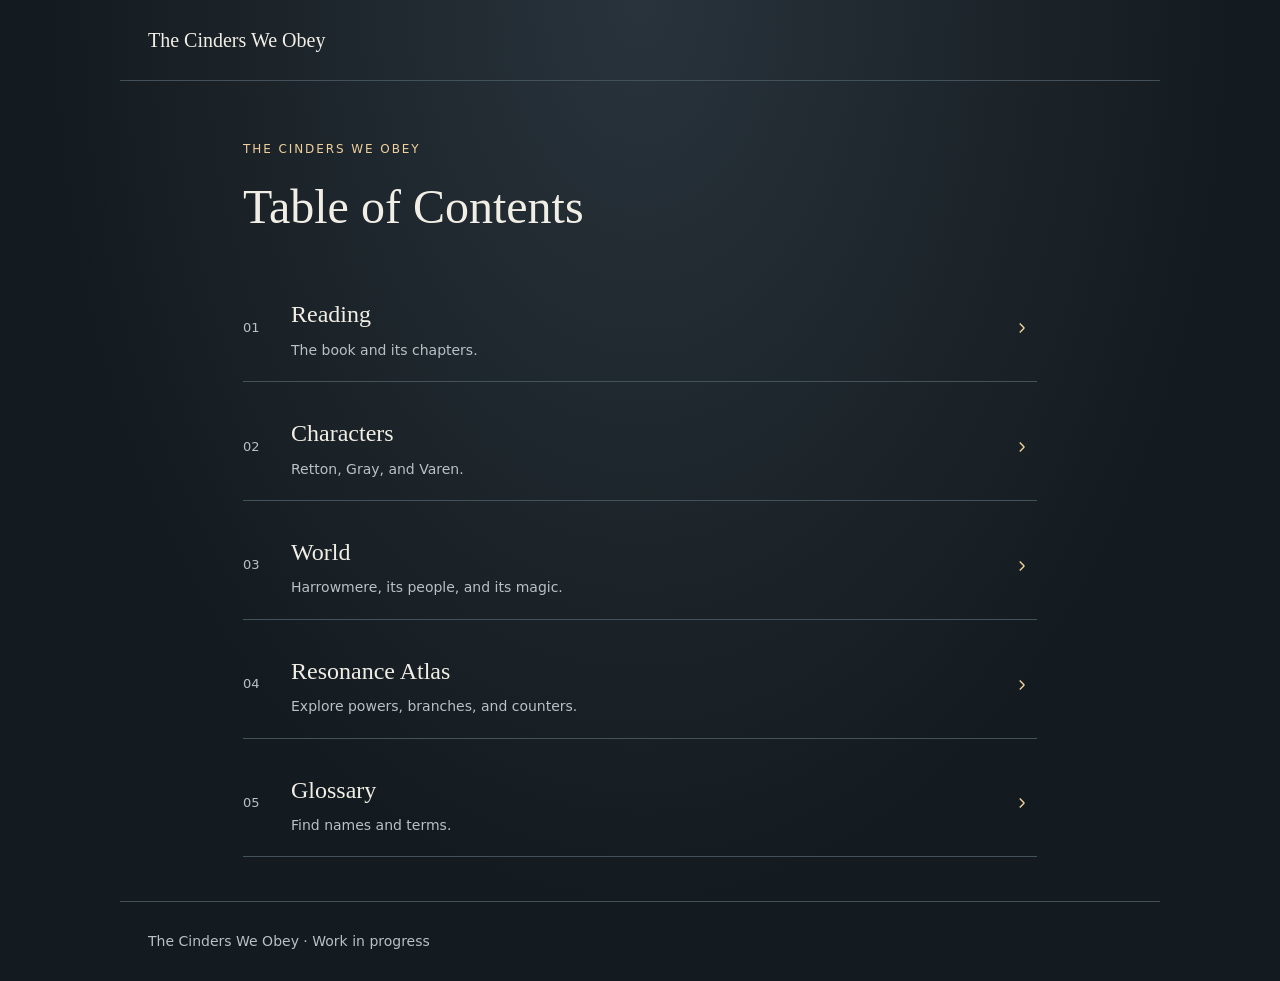
<file: index.html>
<!doctype html>
<html lang="en">
  <head>
    <meta charset="utf-8" />
    <meta name="viewport" content="width=device-width, initial-scale=1" />
    <title>Home | The Cinders We Obey</title>
    <link rel="stylesheet" href="./style.css?v=4" />
    <link rel="stylesheet" href="./motion.css" />
    <script src="site.js?v=4" defer></script>
  </head>
  <body>
    <a class="skip-link" href="#main-content">Skip to content</a>
    <header class="home-masthead">
      <a class="brand" href="./">The Cinders We Obey</a>
    </header>
    <main id="main-content" class="contents-page">
      <span class="eyebrow">The Cinders We Obey</span>
      <h1>Table of Contents</h1>
      <ol class="contents-list">
        <li>
          <a class="t-learn" href="reading/"
            ><span class="contents-name">Reading</span
            ><span class="contents-description">The book and its chapters.</span
            ><span class="contents-arrow t-learn-chevron" aria-hidden="true"
              ><svg viewBox="0 0 16 16">
                <path class="t-learn-arm t-learn-arm-top" d="M6 4L10 8" />
                <path
                  class="t-learn-arm t-learn-arm-bot"
                  d="M10 8L6 12"
                /></svg></span
          ></a>
        </li>
        <li>
          <a class="t-learn" href="characters/"
            ><span class="contents-name">Characters</span
            ><span class="contents-description">Retton, Gray, and Varen.</span
            ><span class="contents-arrow t-learn-chevron" aria-hidden="true"
              ><svg viewBox="0 0 16 16">
                <path class="t-learn-arm t-learn-arm-top" d="M6 4L10 8" />
                <path
                  class="t-learn-arm t-learn-arm-bot"
                  d="M10 8L6 12"
                /></svg></span
          ></a>
        </li>
        <li>
          <a class="t-learn" href="world/"
            ><span class="contents-name">World</span
            ><span class="contents-description"
              >Harrowmere, its people, and its magic.</span
            ><span class="contents-arrow t-learn-chevron" aria-hidden="true"
              ><svg viewBox="0 0 16 16">
                <path class="t-learn-arm t-learn-arm-top" d="M6 4L10 8" />
                <path
                  class="t-learn-arm t-learn-arm-bot"
                  d="M10 8L6 12"
                /></svg></span
          ></a>
        </li>
        <li>
          <a class="t-learn" href="powers/"
            ><span class="contents-name">Resonance Atlas</span
            ><span class="contents-description"
              >Explore powers, branches, and counters.</span
            ><span class="contents-arrow t-learn-chevron" aria-hidden="true"
              ><svg viewBox="0 0 16 16">
                <path class="t-learn-arm t-learn-arm-top" d="M6 4L10 8" />
                <path
                  class="t-learn-arm t-learn-arm-bot"
                  d="M10 8L6 12"
                /></svg></span
          ></a>
        </li>
        <li>
          <a class="t-learn" href="glossary/"
            ><span class="contents-name">Glossary</span
            ><span class="contents-description">Find names and terms.</span
            ><span class="contents-arrow t-learn-chevron" aria-hidden="true"
              ><svg viewBox="0 0 16 16">
                <path class="t-learn-arm t-learn-arm-top" d="M6 4L10 8" />
                <path
                  class="t-learn-arm t-learn-arm-bot"
                  d="M10 8L6 12"
                /></svg></span
          ></a>
        </li>
      </ol>
    </main>
    <footer class="site-footer">The Cinders We Obey · Work in progress</footer>
  </body>
</html>
</file>
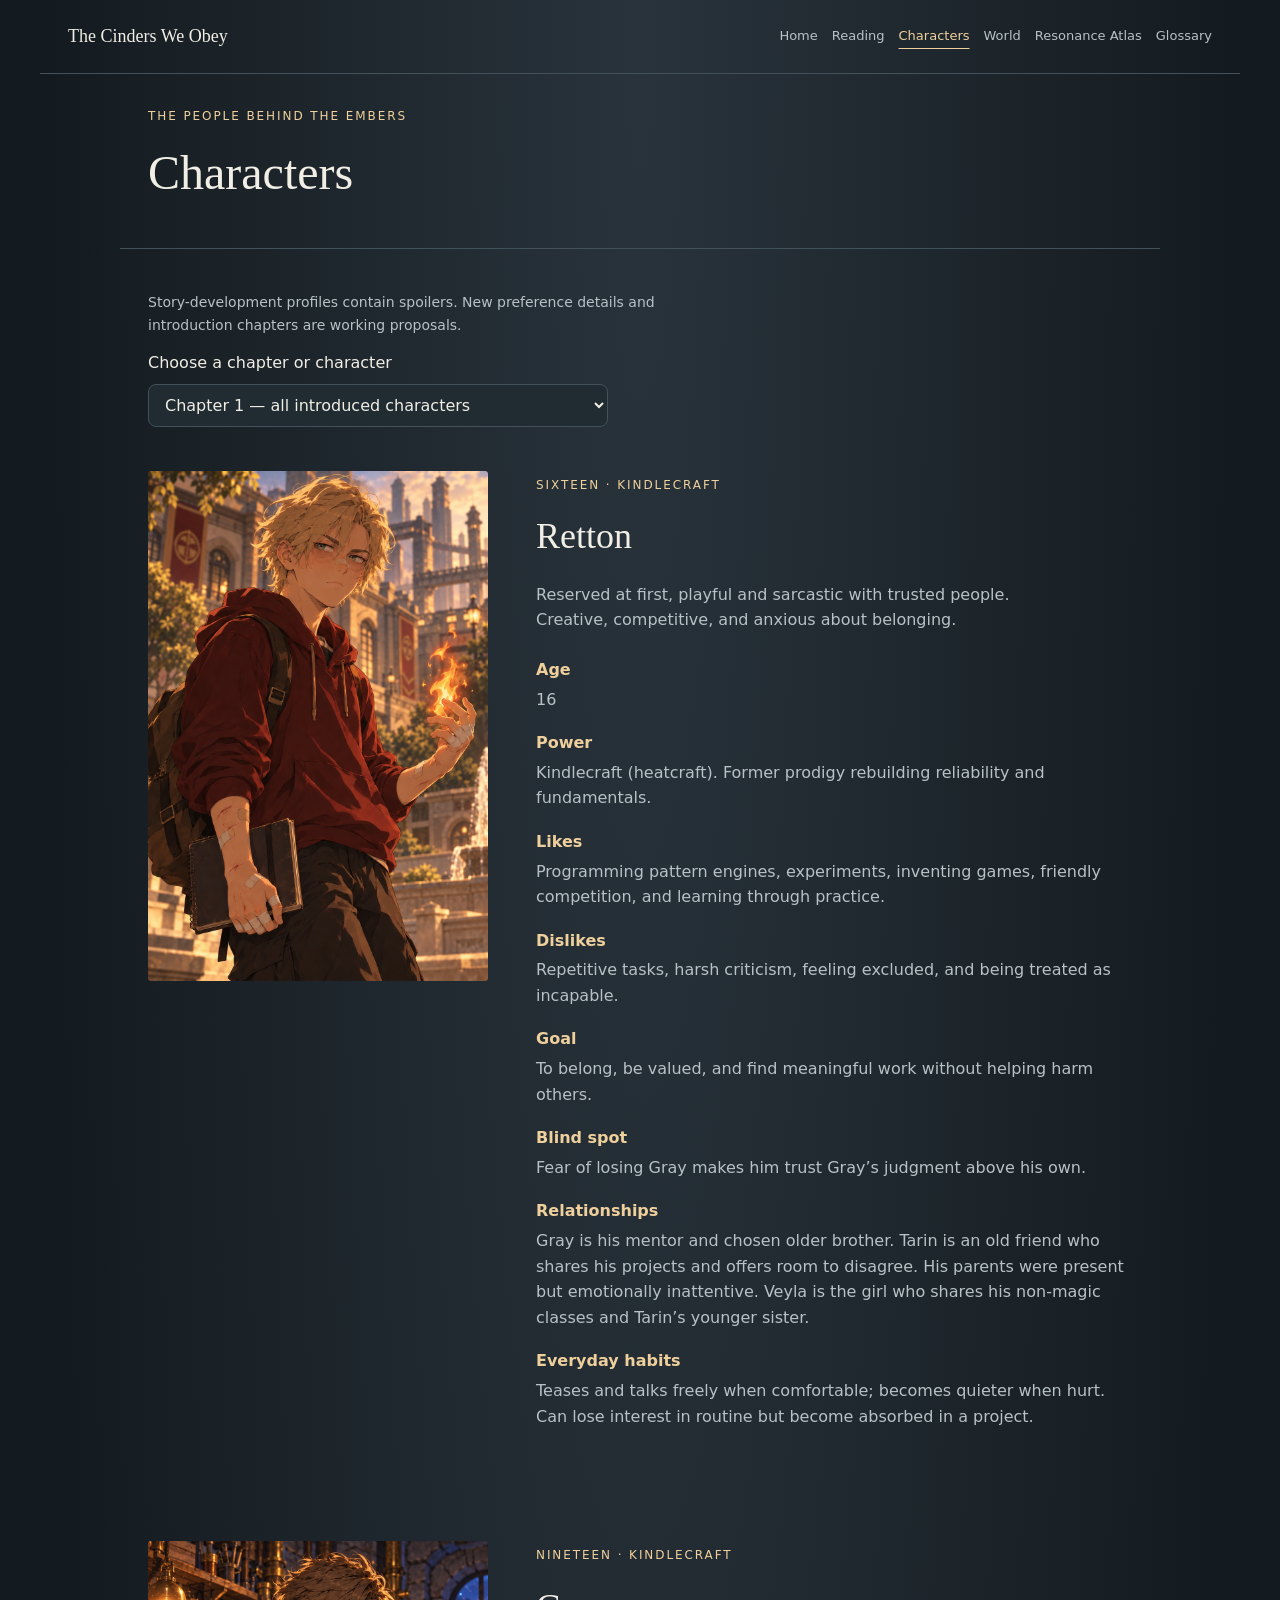
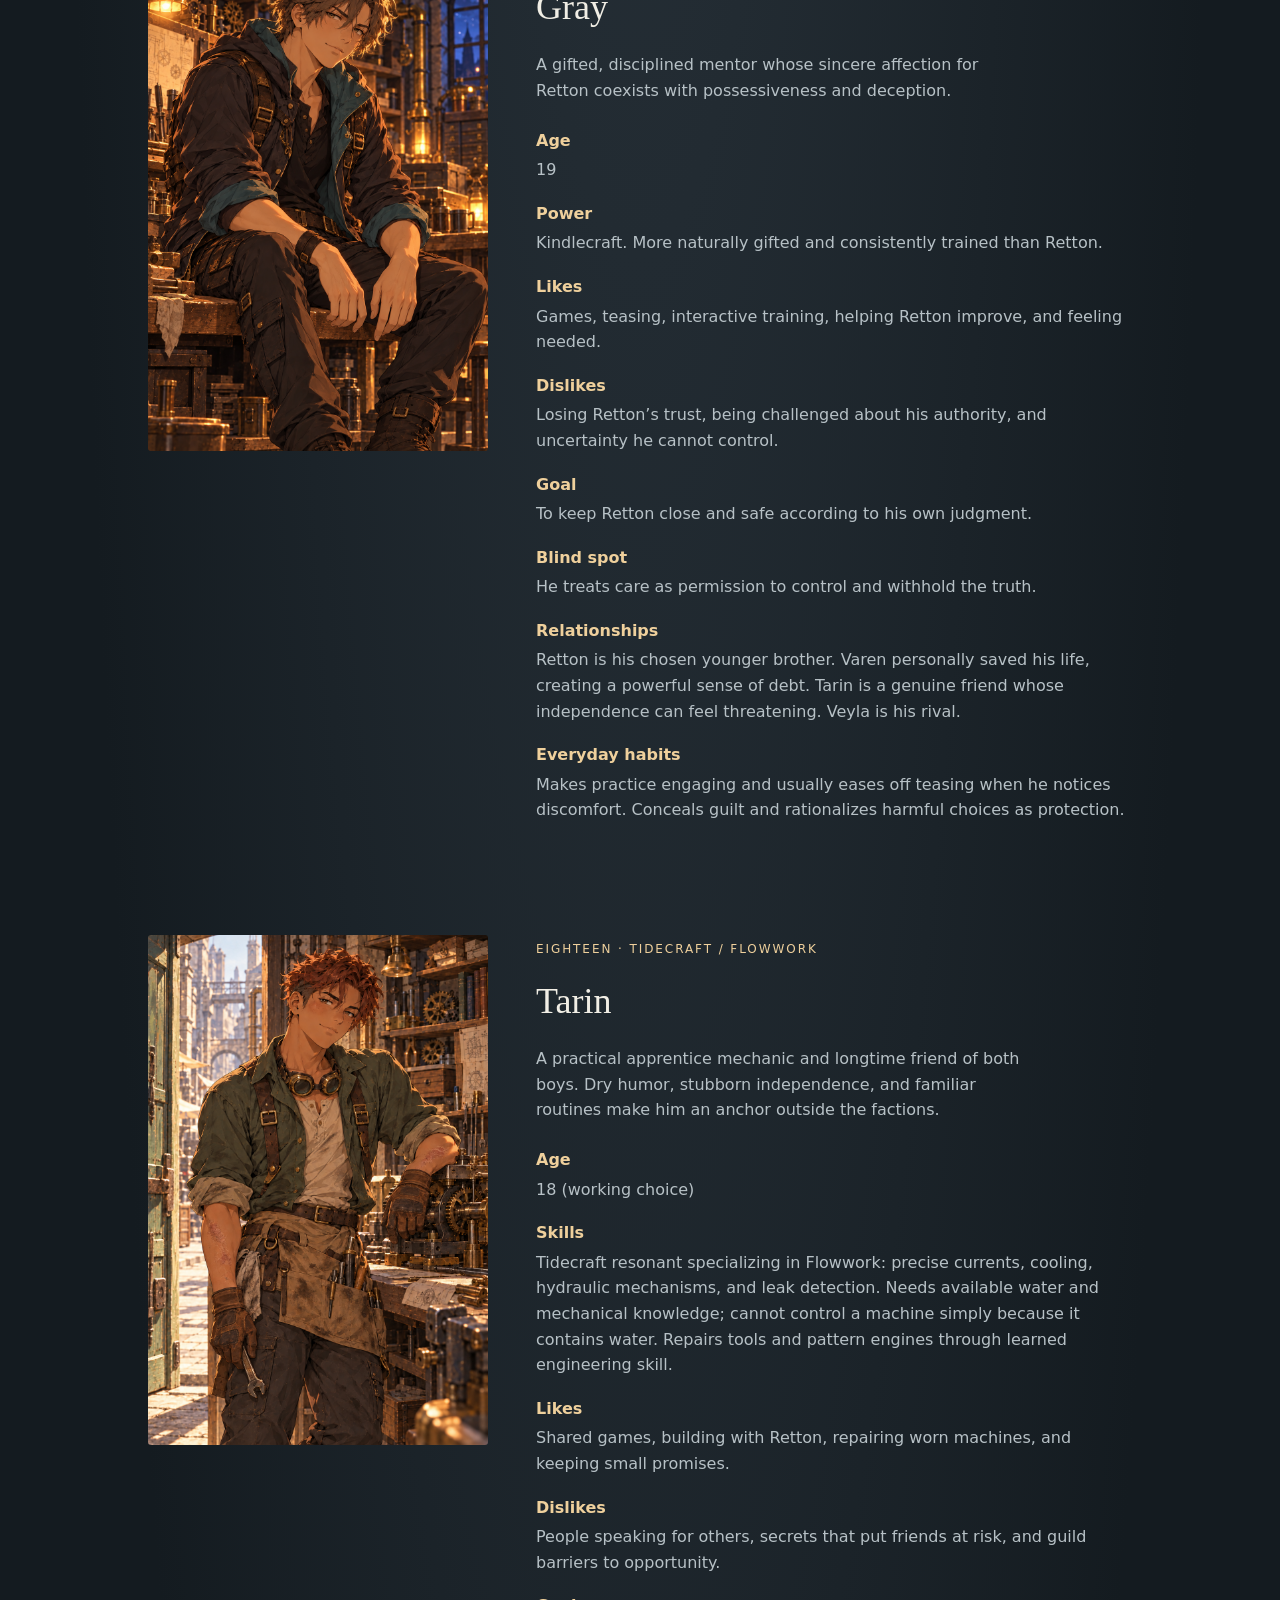
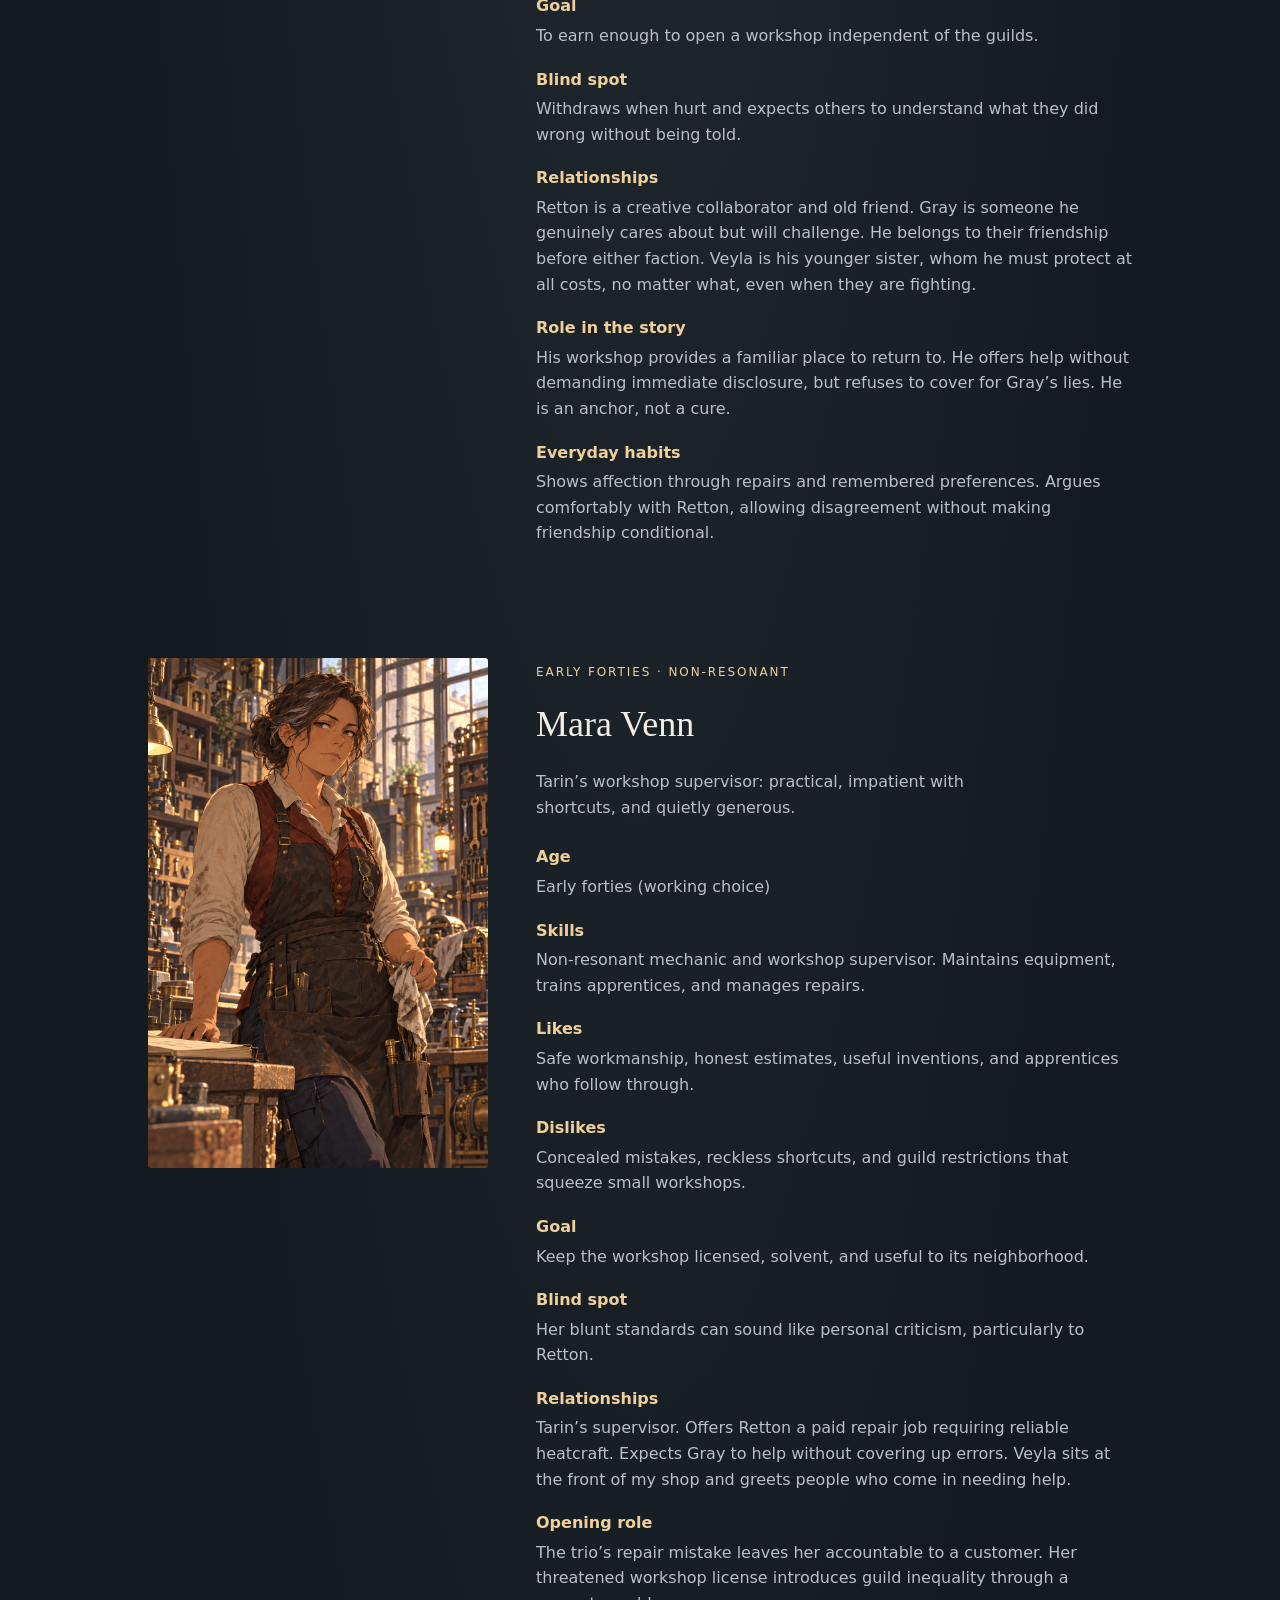
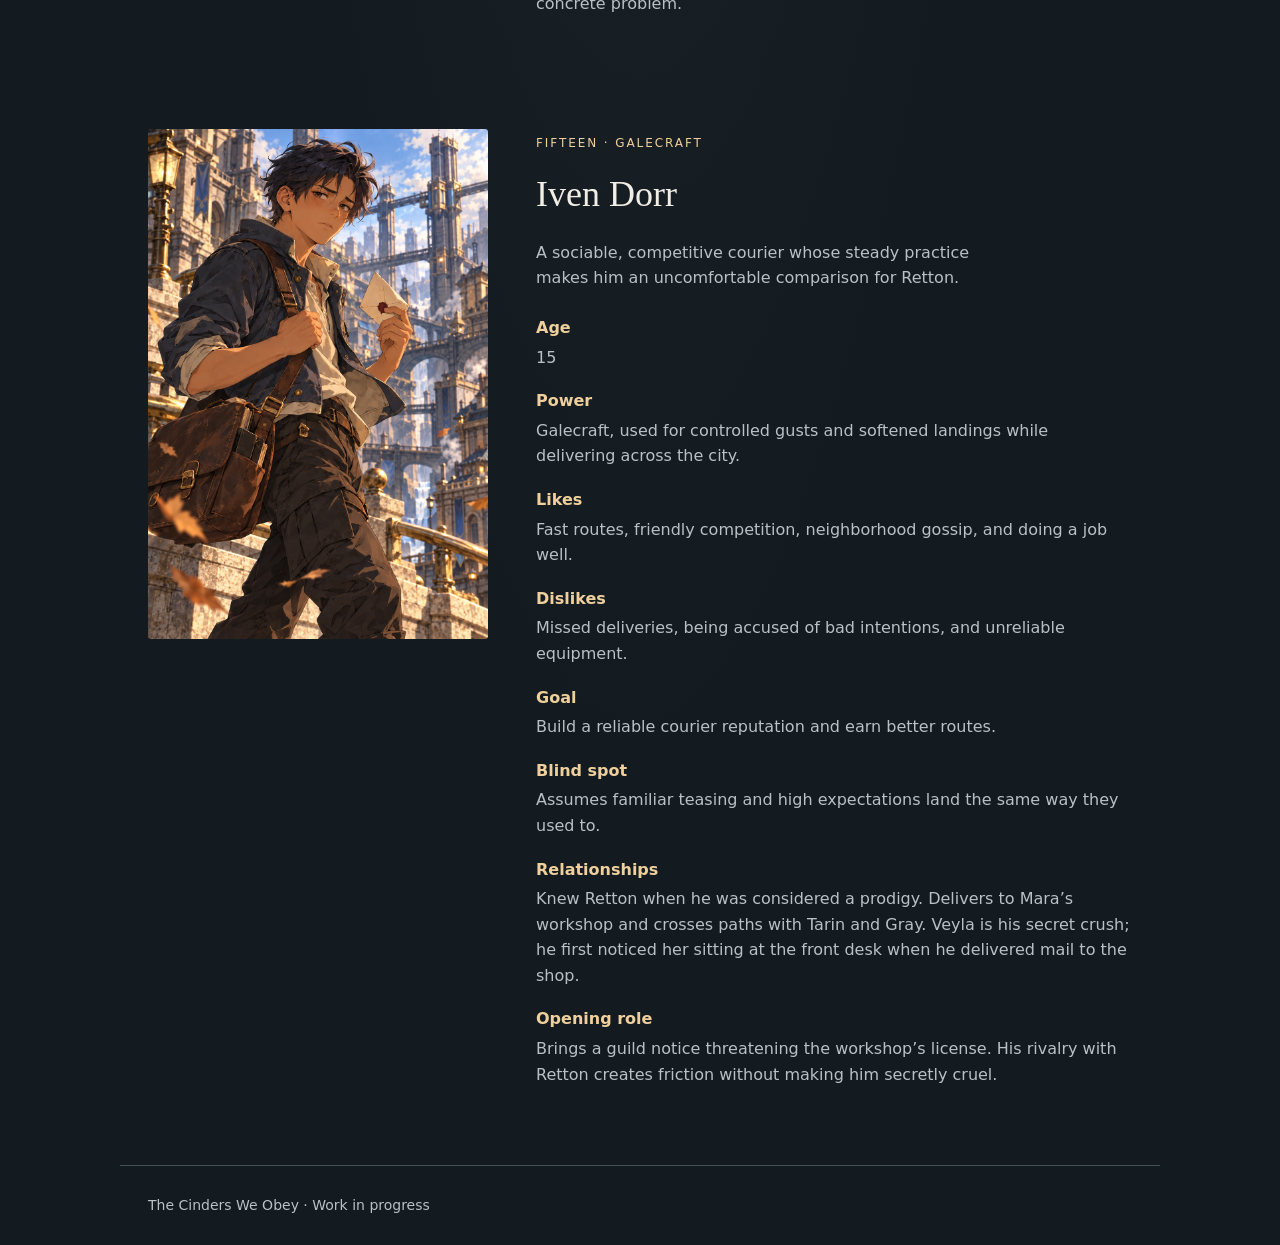
<file: characters/index.html>
<!doctype html>
<html lang="en">
  <head>
    <meta charset="utf-8" />
    <meta name="viewport" content="width=device-width, initial-scale=1" />
    <title>Characters | The Cinders We Obey</title>
    <link rel="stylesheet" href="../style.css?v=6" />
    <link rel="stylesheet" href="../motion.css" />
    <script src="../site.js?v=6" defer></script>
  </head>
  <body>
    <a class="skip-link" href="#main-content">Skip to content</a>
    <nav aria-label="Main navigation">
      <a class="brand" href="../">The Cinders We Obey</a
      ><button
        class="menu-toggle"
        type="button"
        aria-expanded="false"
        aria-controls="site-links"
      >
        Menu
      </button>
      <div id="site-links">
        <a href="../">Home</a><a href="../reading/">Reading</a
        ><a aria-current="page" href="../characters/">Characters</a
        ><a href="../world/">World</a><a href="../powers/">Resonance Atlas</a
        ><a href="../glossary/">Glossary</a>
      </div>
    </nav>
    <header>
      <span class="eyebrow">The people behind the embers</span>
      <h1>Characters</h1>
    </header>
    <main id="main-content" class="characters">
      <p class="profile-note">
        Story-development profiles contain spoilers. New preference details and
        introduction chapters are working proposals.
      </p>
      <label class="character-picker" for="character-select"
        >Choose a chapter or character<select id="character-select">
          <option value="chapter-1">
            Chapter 1 — all introduced characters
          </option>
          <option value="retton">　↳ Retton</option>
          <option value="gray">　↳ Gray</option>
          <option value="tarin">　↳ Tarin</option>
          <option value="mara">　↳ Mara Venn</option>
          <option value="iven">　↳ Iven Dorr</option>
          <option value="chapter-3">
            Chapter 3 — all introduced characters
          </option>
          <option value="veyla">　↳ Veyla</option>
          <option value="unassigned">Introduction chapter undecided</option>
          <option value="varen">　↳ Varen</option>
        </select></label
      >
      <article
        class="character expanded-profile"
        data-character="retton"
        data-chapter="chapter-1"
      >
        <img
          src="../assets/retton.png"
          alt="Retton character portrait"
          loading="lazy"
        />
        <div>
          <span class="eyebrow">Sixteen · Kindlecraft</span>
          <h2>Retton</h2>
          <p>
            Reserved at first, playful and sarcastic with trusted people.
            Creative, competitive, and anxious about belonging.
          </p>
          <dl class="profile-facts">
            <div>
              <dt>Age</dt>
              <dd>16</dd>
            </div>
            <div>
              <dt>Power</dt>
              <dd>
                Kindlecraft (heatcraft). Former prodigy rebuilding reliability
                and fundamentals.
              </dd>
            </div>
            <div>
              <dt>Likes</dt>
              <dd>
                Programming pattern engines, experiments, inventing games,
                friendly competition, and learning through practice.
              </dd>
            </div>
            <div>
              <dt>Dislikes</dt>
              <dd>
                Repetitive tasks, harsh criticism, feeling excluded, and being
                treated as incapable.
              </dd>
            </div>
            <div>
              <dt>Goal</dt>
              <dd>
                To belong, be valued, and find meaningful work without helping
                harm others.
              </dd>
            </div>
            <div>
              <dt>Blind spot</dt>
              <dd>
                Fear of losing Gray makes him trust Gray’s judgment above his
                own.
              </dd>
            </div>
            <div>
              <dt>Relationships</dt>
              <dd>
                Gray is his mentor and chosen older brother. Tarin is an old
                friend who shares his projects and offers room to disagree. His
                parents were present but emotionally inattentive. Veyla is the
                girl who shares his non-magic classes and Tarin’s younger
                sister.
              </dd>
            </div>
            <div>
              <dt>Everyday habits</dt>
              <dd>
                Teases and talks freely when comfortable; becomes quieter when
                hurt. Can lose interest in routine but become absorbed in a
                project.
              </dd>
            </div>
          </dl>
        </div>
      </article>
      <article
        class="character expanded-profile"
        data-character="gray"
        data-chapter="chapter-1"
        hidden
      >
        <img
          src="../assets/gray.png"
          alt="Gray character portrait"
          loading="lazy"
        />
        <div>
          <span class="eyebrow">Nineteen · Kindlecraft</span>
          <h2>Gray</h2>
          <p>
            A gifted, disciplined mentor whose sincere affection for Retton
            coexists with possessiveness and deception.
          </p>
          <dl class="profile-facts">
            <div>
              <dt>Age</dt>
              <dd>19</dd>
            </div>
            <div>
              <dt>Power</dt>
              <dd>
                Kindlecraft. More naturally gifted and consistently trained than
                Retton.
              </dd>
            </div>
            <div>
              <dt>Likes</dt>
              <dd>
                Games, teasing, interactive training, helping Retton improve,
                and feeling needed.
              </dd>
            </div>
            <div>
              <dt>Dislikes</dt>
              <dd>
                Losing Retton’s trust, being challenged about his authority, and
                uncertainty he cannot control.
              </dd>
            </div>
            <div>
              <dt>Goal</dt>
              <dd>
                To keep Retton close and safe according to his own judgment.
              </dd>
            </div>
            <div>
              <dt>Blind spot</dt>
              <dd>
                He treats care as permission to control and withhold the truth.
              </dd>
            </div>
            <div>
              <dt>Relationships</dt>
              <dd>
                Retton is his chosen younger brother. Varen personally saved his
                life, creating a powerful sense of debt. Tarin is a genuine
                friend whose independence can feel threatening. Veyla is his
                rival.
              </dd>
            </div>
            <div>
              <dt>Everyday habits</dt>
              <dd>
                Makes practice engaging and usually eases off teasing when he
                notices discomfort. Conceals guilt and rationalizes harmful
                choices as protection.
              </dd>
            </div>
          </dl>
        </div>
      </article>
      <article
        class="character expanded-profile"
        data-character="tarin"
        data-chapter="chapter-1"
        hidden
      >
        <img
          src="../assets/tarin.png"
          alt="Tarin in his repair shop, wearing leather work gloves and grease-marked clothes, with healed burn scars on his forearms"
          loading="lazy"
        />
        <div>
          <span class="eyebrow">Eighteen · Tidecraft / Flowwork</span>
          <h2>Tarin</h2>
          <p>
            A practical apprentice mechanic and longtime friend of both boys.
            Dry humor, stubborn independence, and familiar routines make him an
            anchor outside the factions.
          </p>
          <dl class="profile-facts">
            <div>
              <dt>Age</dt>
              <dd>18 (working choice)</dd>
            </div>
            <div>
              <dt>Skills</dt>
              <dd>
                Tidecraft resonant specializing in Flowwork: precise currents,
                cooling, hydraulic mechanisms, and leak detection. Needs
                available water and mechanical knowledge; cannot control a
                machine simply because it contains water. Repairs tools and
                pattern engines through learned engineering skill.
              </dd>
            </div>
            <div>
              <dt>Likes</dt>
              <dd>
                Shared games, building with Retton, repairing worn machines, and
                keeping small promises.
              </dd>
            </div>
            <div>
              <dt>Dislikes</dt>
              <dd>
                People speaking for others, secrets that put friends at risk,
                and guild barriers to opportunity.
              </dd>
            </div>
            <div>
              <dt>Goal</dt>
              <dd>
                To earn enough to open a workshop independent of the guilds.
              </dd>
            </div>
            <div>
              <dt>Blind spot</dt>
              <dd>
                Withdraws when hurt and expects others to understand what they
                did wrong without being told.
              </dd>
            </div>
            <div>
              <dt>Relationships</dt>
              <dd>
                Retton is a creative collaborator and old friend. Gray is
                someone he genuinely cares about but will challenge. He belongs
                to their friendship before either faction. Veyla is his younger
                sister, whom he must protect at all costs, no matter what, even
                when they are fighting.
              </dd>
            </div>
            <div>
              <dt>Role in the story</dt>
              <dd>
                His workshop provides a familiar place to return to. He offers
                help without demanding immediate disclosure, but refuses to
                cover for Gray’s lies. He is an anchor, not a cure.
              </dd>
            </div>
            <div>
              <dt>Everyday habits</dt>
              <dd>
                Shows affection through repairs and remembered preferences.
                Argues comfortably with Retton, allowing disagreement without
                making friendship conditional.
              </dd>
            </div>
          </dl>
        </div>
      </article>
      <article
        class="character expanded-profile"
        data-character="varen"
        data-chapter="unassigned"
        hidden
      >
        <img
          src="../assets/varen.png"
          alt="Varen character portrait"
          loading="lazy"
        />
        <div>
          <span class="eyebrow">Director · Affinity undecided</span>
          <h2>Varen</h2>
          <p>
            Composed, patient, and politically ambitious. He believes his rule
            helps people while knowingly making freedom depend on obedience.
          </p>
          <dl class="profile-facts">
            <div>
              <dt>Age</dt>
              <dd>
                Not decided; current portrait suggests late forties to early
                fifties.
              </dd>
            </div>
            <div>
              <dt>Power</dt>
              <dd>
                Affinity undecided. His authority comes from institutions,
                choices, and deception, not an obedience power.
              </dd>
            </div>
            <div>
              <dt>Likes</dt>
              <dd>
                Order, patient planning, useful loyalty, and presenting himself
                as a stabilizing influence.
              </dd>
            </div>
            <div>
              <dt>Dislikes</dt>
              <dd>
                Dissent that threatens his authority, losing useful followers,
                and limits on his control.
              </dd>
            </div>
            <div>
              <dt>Goal</dt>
              <dd>
                To replace existing inequality with political order under his
                own leadership.
              </dd>
            </div>
            <div>
              <dt>Blind spot</dt>
              <dd>
                Believes the benefits of his rule justify denying others a
                genuine choice.
              </dd>
            </div>
            <div>
              <dt>Relationships</dt>
              <dd>
                Gray feels indebted to him after being saved. Retton encounters
                his agenda mostly through Gray. He leads both factions, hiding
                behind a figurehead in the second.
              </dd>
            </div>
            <div>
              <dt>Everyday habits</dt>
              <dd>
                Speaks calmly, works through intermediaries, and reassures
                others while keeping crucial information private.
              </dd>
            </div>
          </dl>
        </div>
      </article>
      <article
        class="character expanded-profile"
        data-character="mara"
        data-chapter="chapter-1"
        hidden
      >
        <img
          src="../assets/mara.png"
          alt="Mara Venn character portrait"
          loading="lazy"
        />
        <div>
          <span class="eyebrow">Early forties · Non-resonant</span>
          <h2>Mara Venn</h2>
          <p>
            Tarin’s workshop supervisor: practical, impatient with shortcuts,
            and quietly generous.
          </p>
          <dl class="profile-facts">
            <div>
              <dt>Age</dt>
              <dd>Early forties (working choice)</dd>
            </div>
            <div>
              <dt>Skills</dt>
              <dd>
                Non-resonant mechanic and workshop supervisor. Maintains
                equipment, trains apprentices, and manages repairs.
              </dd>
            </div>
            <div>
              <dt>Likes</dt>
              <dd>
                Safe workmanship, honest estimates, useful inventions, and
                apprentices who follow through.
              </dd>
            </div>
            <div>
              <dt>Dislikes</dt>
              <dd>
                Concealed mistakes, reckless shortcuts, and guild restrictions
                that squeeze small workshops.
              </dd>
            </div>
            <div>
              <dt>Goal</dt>
              <dd>
                Keep the workshop licensed, solvent, and useful to its
                neighborhood.
              </dd>
            </div>
            <div>
              <dt>Blind spot</dt>
              <dd>
                Her blunt standards can sound like personal criticism,
                particularly to Retton.
              </dd>
            </div>
            <div>
              <dt>Relationships</dt>
              <dd>
                Tarin’s supervisor. Offers Retton a paid repair job requiring
                reliable heatcraft. Expects Gray to help without covering up
                errors. Veyla sits at the front of my shop and greets people who
                come in needing help.
              </dd>
            </div>
            <div>
              <dt>Opening role</dt>
              <dd>
                The trio’s repair mistake leaves her accountable to a customer.
                Her threatened workshop license introduces guild inequality
                through a concrete problem.
              </dd>
            </div>
          </dl>
        </div>
      </article>
      <article
        class="character expanded-profile"
        data-character="iven"
        data-chapter="chapter-1"
        hidden
      >
        <img
          src="../assets/iven.png"
          alt="Iven Dorr character portrait"
          loading="lazy"
        />
        <div>
          <span class="eyebrow">Fifteen · Galecraft</span>
          <h2>Iven Dorr</h2>
          <p>
            A sociable, competitive courier whose steady practice makes him an
            uncomfortable comparison for Retton.
          </p>
          <dl class="profile-facts">
            <div>
              <dt>Age</dt>
              <dd>15</dd>
            </div>
            <div>
              <dt>Power</dt>
              <dd>
                Galecraft, used for controlled gusts and softened landings while
                delivering across the city.
              </dd>
            </div>
            <div>
              <dt>Likes</dt>
              <dd>
                Fast routes, friendly competition, neighborhood gossip, and
                doing a job well.
              </dd>
            </div>
            <div>
              <dt>Dislikes</dt>
              <dd>
                Missed deliveries, being accused of bad intentions, and
                unreliable equipment.
              </dd>
            </div>
            <div>
              <dt>Goal</dt>
              <dd>
                Build a reliable courier reputation and earn better routes.
              </dd>
            </div>
            <div>
              <dt>Blind spot</dt>
              <dd>
                Assumes familiar teasing and high expectations land the same way
                they used to.
              </dd>
            </div>
            <div>
              <dt>Relationships</dt>
              <dd>
                Knew Retton when he was considered a prodigy. Delivers to Mara’s
                workshop and crosses paths with Tarin and Gray. Veyla is his
                secret crush; he first noticed her sitting at the front desk
                when he delivered mail to the shop.
              </dd>
            </div>
            <div>
              <dt>Opening role</dt>
              <dd>
                Brings a guild notice threatening the workshop’s license. His
                rivalry with Retton creates friction without making him secretly
                cruel.
              </dd>
            </div>
          </dl>
        </div>
      </article>
      <article
        class="character expanded-profile"
        data-character="veyla"
        data-chapter="chapter-3"
        hidden
      >
        <img
          src="../assets/veyla.png"
          alt="Veyla character portrait"
          loading="lazy"
        />
        <div>
          <span class="eyebrow">Sixteen · Tidecraft</span>
          <h2>Veyla</h2>
          <p>
            Confident, sarcastic, stubborn, and fiercely competitive. Loves
            teasing Tarin and challenging people who underestimate her. She
            looks up to her older brother but hates being treated like a little
            kid who needs his protection. When things get serious, she refuses
            to back down easily.
          </p>
          <dl class="profile-facts">
            <div>
              <dt>Age</dt>
              <dd>16</dd>
            </div>
            <div>
              <dt>Power</dt>
              <dd>
                Tidecraft (watercraft). Skilled in manipulating water for
                various purposes, including combat, strategy, and daily tasks.
                Confident and resourceful, but can be overly competitive and
                stubborn.
              </dd>
            </div>
            <div>
              <dt>Likes</dt>
              <dd>
                Sparring, races, strategy games, friendly competition,
                challenging herself, proving her abilities, and finding
                opportunities to stand on her own.
              </dd>
            </div>
            <div>
              <dt>Dislikes</dt>
              <dd>
                Being treated like a child, being underestimated, people
                assuming she is only talented because of Tarin, repeated
                failures, and being told she cannot handle something herself.
              </dd>
            </div>
            <div>
              <dt>Goal</dt>
              <dd>
                To find her own path and earn recognition for her individual
                skills and accomplishments, rather than always being known as
                Tarin’s younger sister.
              </dd>
            </div>
            <div>
              <dt>Blind spot</dt>
              <dd>
                When something goes wrong, she becomes frustrated and pushes
                herself too hard instead of stepping back. Her stubbornness
                makes it difficult for her to recognize when she needs a break
                or help.
              </dd>
            </div>
            <div>
              <dt>Biggest fear</dt>
              <dd>
                Losing Tarin or damaging their relationship as she tries to
                become independent. She wants him to trust her capabilities
                without growing distant from him.
              </dd>
            </div>
            <div>
              <dt>Relationships</dt>
              <dd>
                Tarin is her older brother and someone she deeply admires. She
                loves him, but his overprotectiveness can make her feel
                underestimated. She usually responds with jokes and sarcasm
                first, becoming serious if he refuses to listen. Despite their
                disagreements, she is fiercely loyal and protective of him. She
                wants their relationship to be one of mutual trust, where they
                can protect and depend on each other. Retton shares her
                non-magic classes and is Tarin’s friend. Gray is her rival.
              </dd>
            </div>
            <div>
              <dt>Role in the story</dt>
              <dd>
                A determined young Kindlecraft user who wants to establish an
                identity separate from her brother’s. Her competitiveness and
                inventive approach make her capable in both challenges and
                practical situations, while her frustration with failure creates
                room for growth. Her central struggle is learning to become
                independent without fearing that independence will cost her the
                relationship she values most.
              </dd>
            </div>
            <div>
              <dt>Everyday habits</dt>
              <dd>
                Teases Tarin whenever he gets overprotective. Turns ordinary
                activities into competitions. Enjoys sparring, racing, and
                strategy games. Takes meaningful losses personally, even when
                she handles friendly defeats with good humor. When an experiment
                fails, she tends to keep trying long after she should take a
                break. Shows affection through fierce loyalty and protective
                actions rather than openly expressing her feelings.
              </dd>
            </div>
          </dl>
        </div>
      </article>
    </main>
    <footer class="site-footer">The Cinders We Obey · Work in progress</footer>
  </body>
</html>
</file>
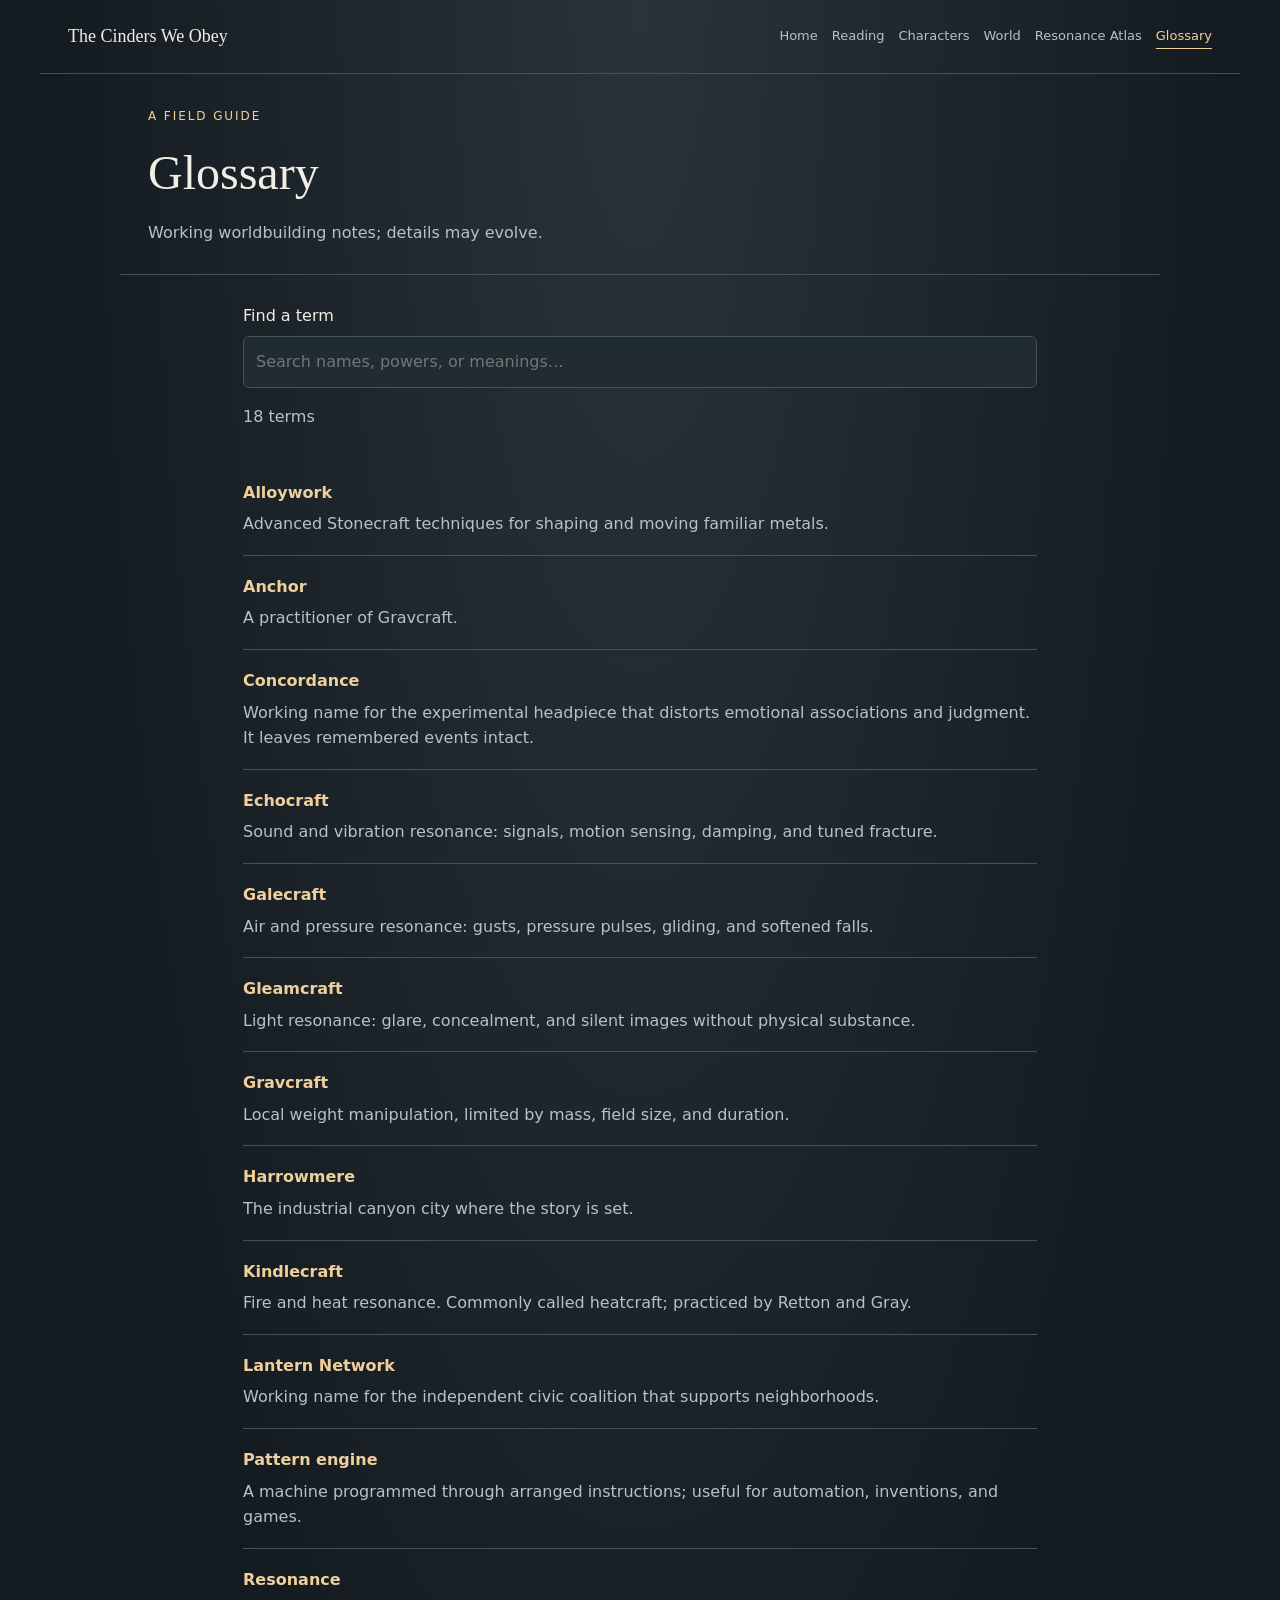
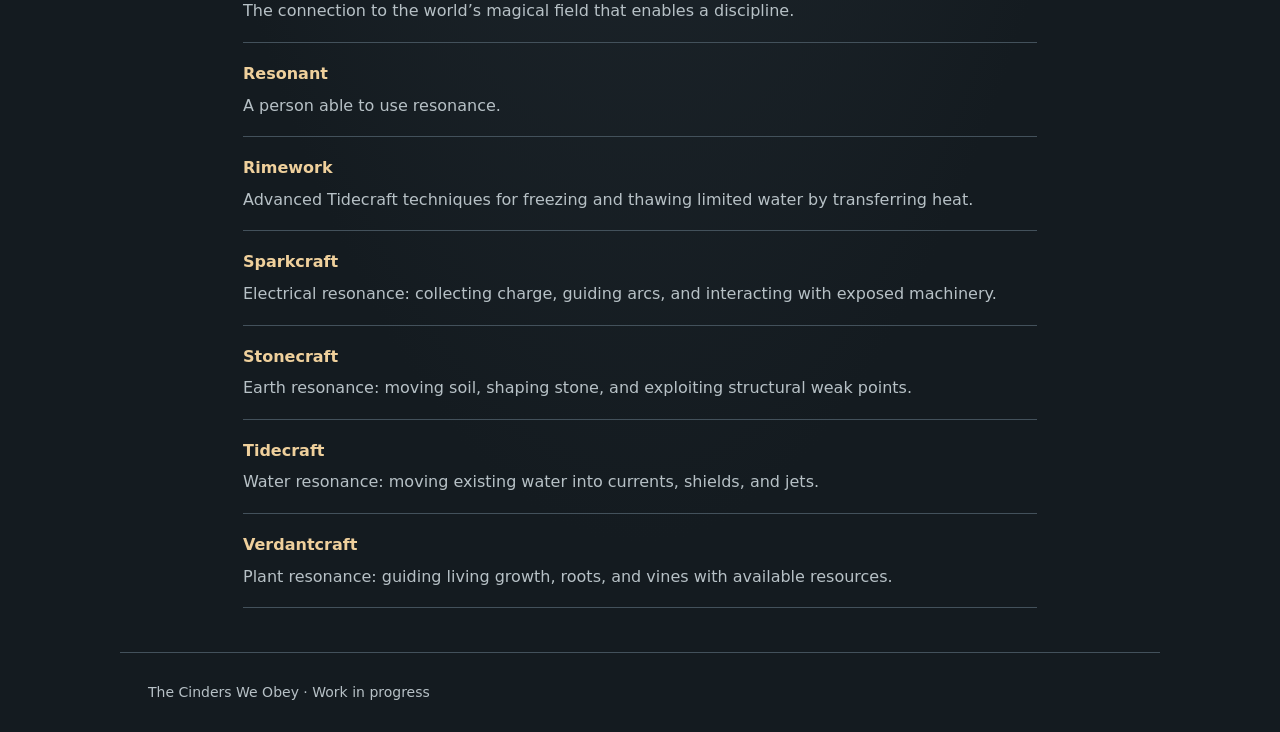
<file: glossary/index.html>
<!doctype html>
<html lang="en">
  <head>
    <meta charset="utf-8" />
    <meta name="viewport" content="width=device-width, initial-scale=1" />
    <title>Glossary | The Cinders We Obey</title>
    <link rel="stylesheet" href="../style.css?v=4" />
    <link rel="stylesheet" href="../motion.css" />
    <script src="../site.js?v=4" defer></script>
  </head>
  <body>
    <a class="skip-link" href="#main-content">Skip to content</a>
    <nav aria-label="Main navigation">
      <a class="brand" href="../">The Cinders We Obey</a
      ><button
        class="menu-toggle"
        type="button"
        aria-expanded="false"
        aria-controls="site-links"
      >
        Menu
      </button>
      <div id="site-links">
        <a href="../">Home</a><a href="../reading/">Reading</a
        ><a href="../characters/">Characters</a><a href="../world/">World</a
        ><a href="../powers/">Resonance Atlas</a
        ><a aria-current="page" href="../glossary/">Glossary</a>
      </div>
    </nav>
    <header>
      <span class="eyebrow">A field guide</span>
      <h1>Glossary</h1>
      <p>Working worldbuilding notes; details may evolve.</p>
    </header>
    <main id="main-content" class="reference-page">
      <label class="glossary-label" for="term-search">Find a term</label
      ><input
        id="term-search"
        type="search"
        placeholder="Search names, powers, or meanings…"
      />
      <p id="term-count" aria-live="polite">18 terms</p>
      <dl class="glossary">
        <div data-term>
          <dt>Alloywork</dt>
          <dd>
            Advanced Stonecraft techniques for shaping and moving familiar
            metals.
          </dd>
        </div>
        <div data-term>
          <dt>Anchor</dt>
          <dd>A practitioner of Gravcraft.</dd>
        </div>
        <div data-term>
          <dt>Concordance</dt>
          <dd>
            Working name for the experimental headpiece that distorts emotional
            associations and judgment. It leaves remembered events intact.
          </dd>
        </div>
        <div data-term>
          <dt>Echocraft</dt>
          <dd>
            Sound and vibration resonance: signals, motion sensing, damping, and
            tuned fracture.
          </dd>
        </div>
        <div data-term>
          <dt>Galecraft</dt>
          <dd>
            Air and pressure resonance: gusts, pressure pulses, gliding, and
            softened falls.
          </dd>
        </div>
        <div data-term>
          <dt>Gleamcraft</dt>
          <dd>
            Light resonance: glare, concealment, and silent images without
            physical substance.
          </dd>
        </div>
        <div data-term>
          <dt>Gravcraft</dt>
          <dd>
            Local weight manipulation, limited by mass, field size, and
            duration.
          </dd>
        </div>
        <div data-term>
          <dt>Harrowmere</dt>
          <dd>The industrial canyon city where the story is set.</dd>
        </div>
        <div data-term>
          <dt>Kindlecraft</dt>
          <dd>
            Fire and heat resonance. Commonly called heatcraft; practiced by
            Retton and Gray.
          </dd>
        </div>
        <div data-term>
          <dt>Lantern Network</dt>
          <dd>
            Working name for the independent civic coalition that supports
            neighborhoods.
          </dd>
        </div>
        <div data-term>
          <dt>Pattern engine</dt>
          <dd>
            A machine programmed through arranged instructions; useful for
            automation, inventions, and games.
          </dd>
        </div>
        <div data-term>
          <dt>Resonance</dt>
          <dd>
            The connection to the world’s magical field that enables a
            discipline.
          </dd>
        </div>
        <div data-term>
          <dt>Resonant</dt>
          <dd>A person able to use resonance.</dd>
        </div>
        <div data-term>
          <dt>Rimework</dt>
          <dd>
            Advanced Tidecraft techniques for freezing and thawing limited water
            by transferring heat.
          </dd>
        </div>
        <div data-term>
          <dt>Sparkcraft</dt>
          <dd>
            Electrical resonance: collecting charge, guiding arcs, and
            interacting with exposed machinery.
          </dd>
        </div>
        <div data-term>
          <dt>Stonecraft</dt>
          <dd>
            Earth resonance: moving soil, shaping stone, and exploiting
            structural weak points.
          </dd>
        </div>
        <div data-term>
          <dt>Tidecraft</dt>
          <dd>
            Water resonance: moving existing water into currents, shields, and
            jets.
          </dd>
        </div>
        <div data-term>
          <dt>Verdantcraft</dt>
          <dd>
            Plant resonance: guiding living growth, roots, and vines with
            available resources.
          </dd>
        </div>
      </dl>
      <p id="no-terms" hidden>No matching terms.</p>
    </main>
    <footer class="site-footer">The Cinders We Obey · Work in progress</footer>
  </body>
</html>
</file>
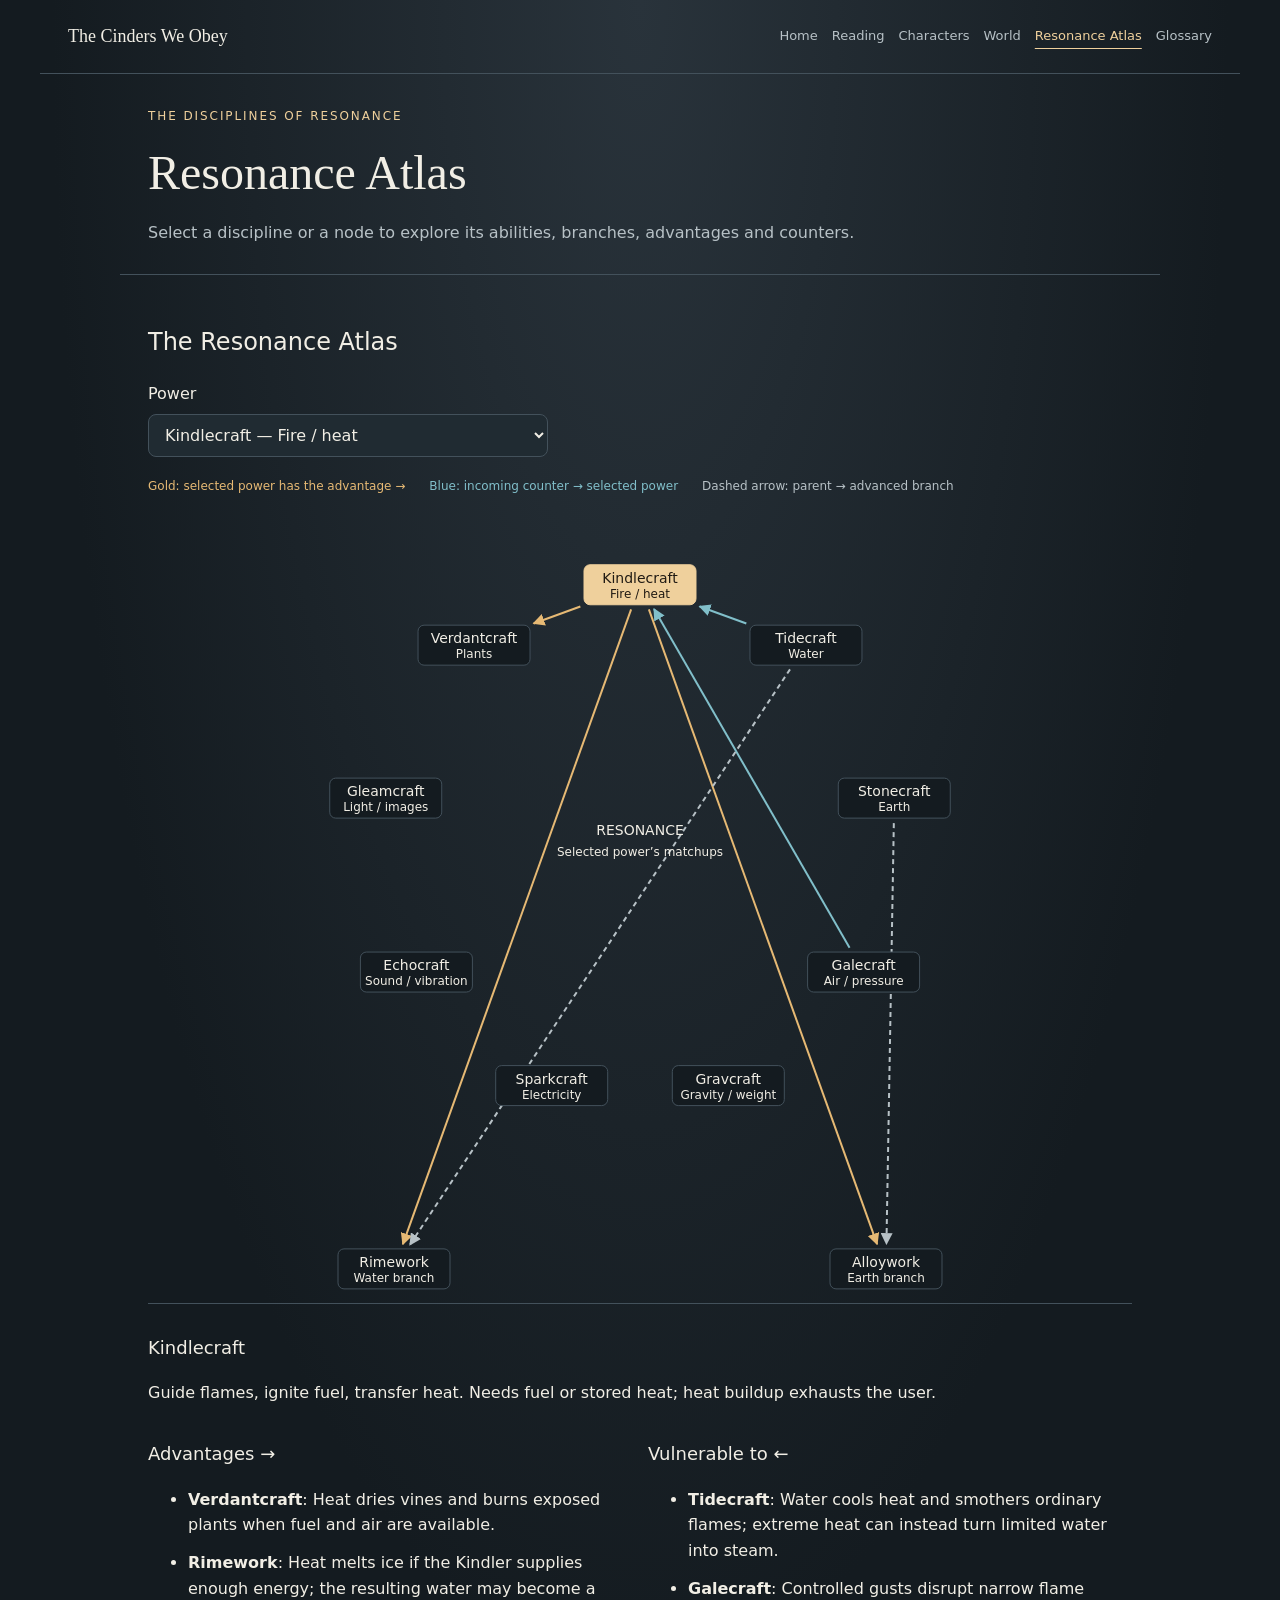
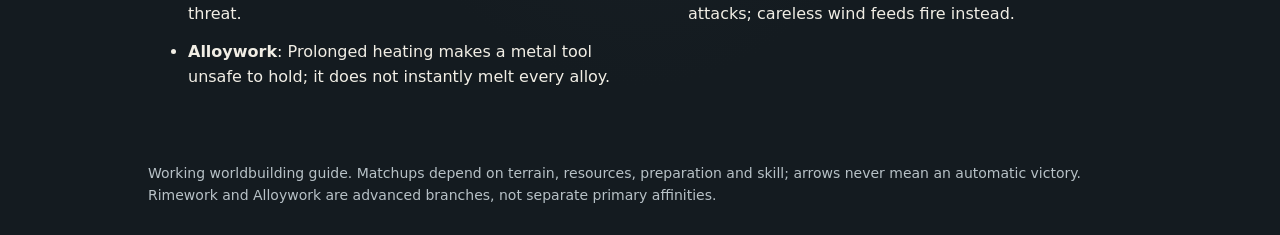
<file: powers/index.html>
<!doctype html>
<html lang="en">
  <head>
    <meta charset="utf-8" />
    <meta name="viewport" content="width=device-width, initial-scale=1" />
    <title>Resonance Atlas | The Cinders We Obey</title>
    <link rel="stylesheet" href="../style.css?v=4" />
    <link rel="stylesheet" href="../motion.css" />
    <script src="../chart.js" defer></script>
    <script src="../site.js?v=4" defer></script>
  </head>
  <body>
    <a class="skip-link" href="#main-content">Skip to content</a>
    <nav aria-label="Main navigation">
      <a class="brand" href="../">The Cinders We Obey</a
      ><button
        class="menu-toggle"
        type="button"
        aria-expanded="false"
        aria-controls="site-links"
      >
        Menu
      </button>
      <div id="site-links">
        <a href="../">Home</a><a href="../reading/">Reading</a
        ><a href="../characters/">Characters</a><a href="../world/">World</a
        ><a aria-current="page" href="../powers/">Resonance Atlas</a
        ><a href="../glossary/">Glossary</a>
      </div>
    </nav>
    <header>
      <span class="eyebrow">The disciplines of resonance</span>
      <h1>Resonance Atlas</h1>
      <p>
        Select a discipline or a node to explore its abilities, branches,
        advantages and counters.
      </p>
    </header>
    <main id="main-content">
      <div id="resonance-wheel">
        <h2>The Resonance Atlas</h2>
        <div class="viz-controls">
          <label class="form-label"
            >Power
            <select class="form-select" id="res-power"></select
          ></label>
        </div>
        <div class="viz-row text-small">
          <span class="key-out">Gold: selected power has the advantage →</span
          ><span class="key-in">Blue: incoming counter → selected power</span
          ><span>Dashed arrow: parent → advanced branch</span>
        </div>
        <svg
          id="res-ring"
          role="img"
          aria-label="Circular power matchup chart"
        ></svg>
        <div id="res-detail" aria-live="polite"></div>
      </div>
    </main>
    <footer>
      Working worldbuilding guide. Matchups depend on terrain, resources,
      preparation and skill; arrows never mean an automatic victory. Rimework
      and Alloywork are advanced branches, not separate primary affinities.
    </footer>
  </body>
</html>
</file>
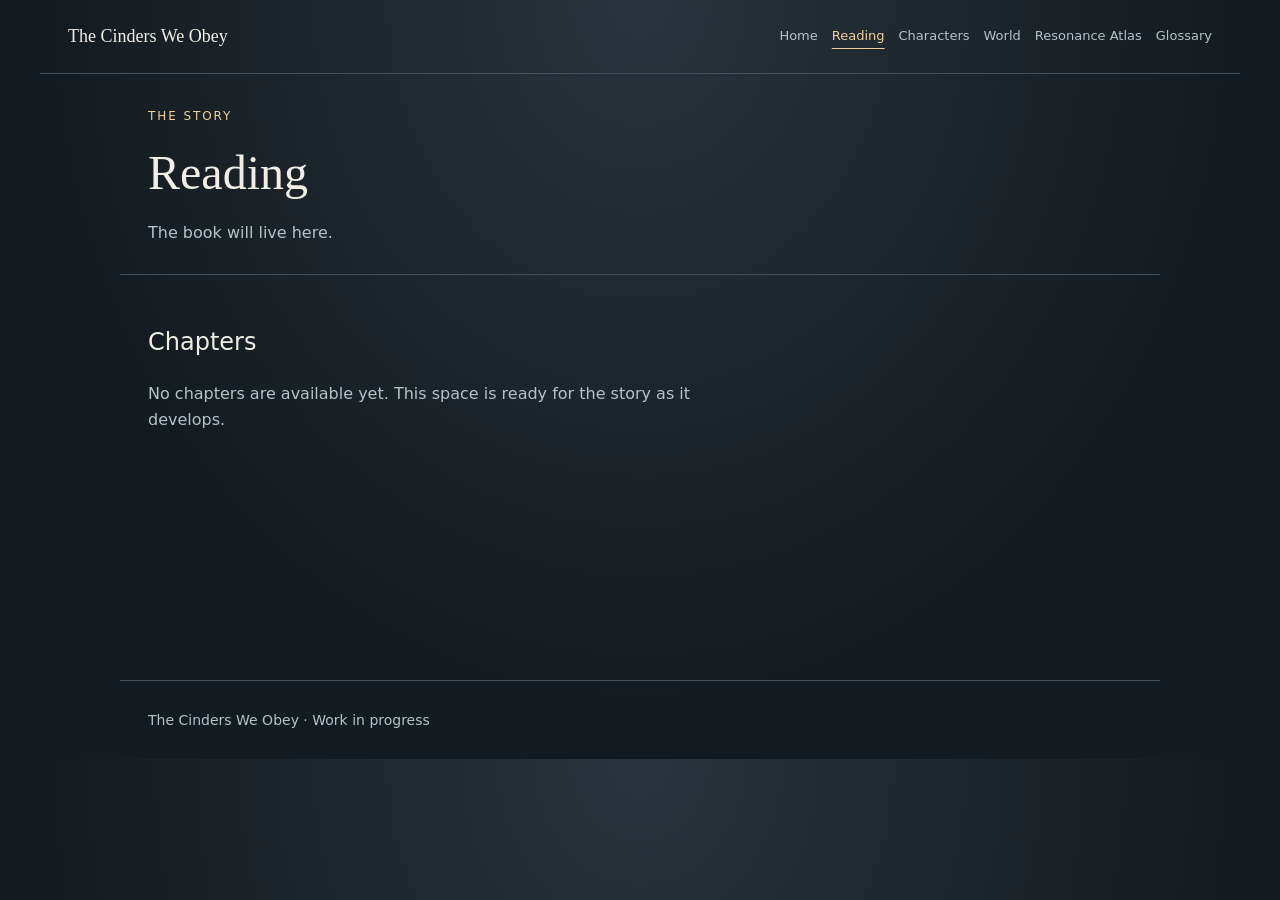
<file: reading/index.html>
<!doctype html>
<html lang="en">
  <head>
    <meta charset="utf-8" />
    <meta name="viewport" content="width=device-width, initial-scale=1" />
    <meta
      name="description"
      content="Read The Cinders We Obey. Chapters will appear here as the book develops."
    />
    <title>Reading | The Cinders We Obey</title>
    <link rel="stylesheet" href="../style.css?v=4" />
    <link rel="stylesheet" href="../motion.css" />
    <script src="../site.js?v=4" defer></script>
  </head>
  <body>
    <a class="skip-link" href="#main-content">Skip to content</a>
    <nav aria-label="Main navigation">
      <a class="brand" href="../">The Cinders We Obey</a
      ><button
        class="menu-toggle"
        type="button"
        aria-expanded="false"
        aria-controls="site-links"
      >
        Menu
      </button>
      <div id="site-links">
        <a href="../">Home</a
        ><a aria-current="page" href="../reading/">Reading</a
        ><a href="../characters/">Characters</a><a href="../world/">World</a
        ><a href="../powers/">Resonance Atlas</a
        ><a href="../glossary/">Glossary</a>
      </div>
    </nav>
    <header>
      <span class="eyebrow">The story</span>
      <h1>Reading</h1>
      <p>The book will live here.</p>
    </header>
    <main id="main-content" class="reading">
      <section aria-labelledby="chapter-heading">
        <h2 id="chapter-heading">Chapters</h2>
        <p class="empty-state">
          No chapters are available yet. This space is ready for the story as it
          develops.
        </p>
      </section>
    </main>
    <footer class="site-footer">The Cinders We Obey · Work in progress</footer>
  </body>
</html>
</file>
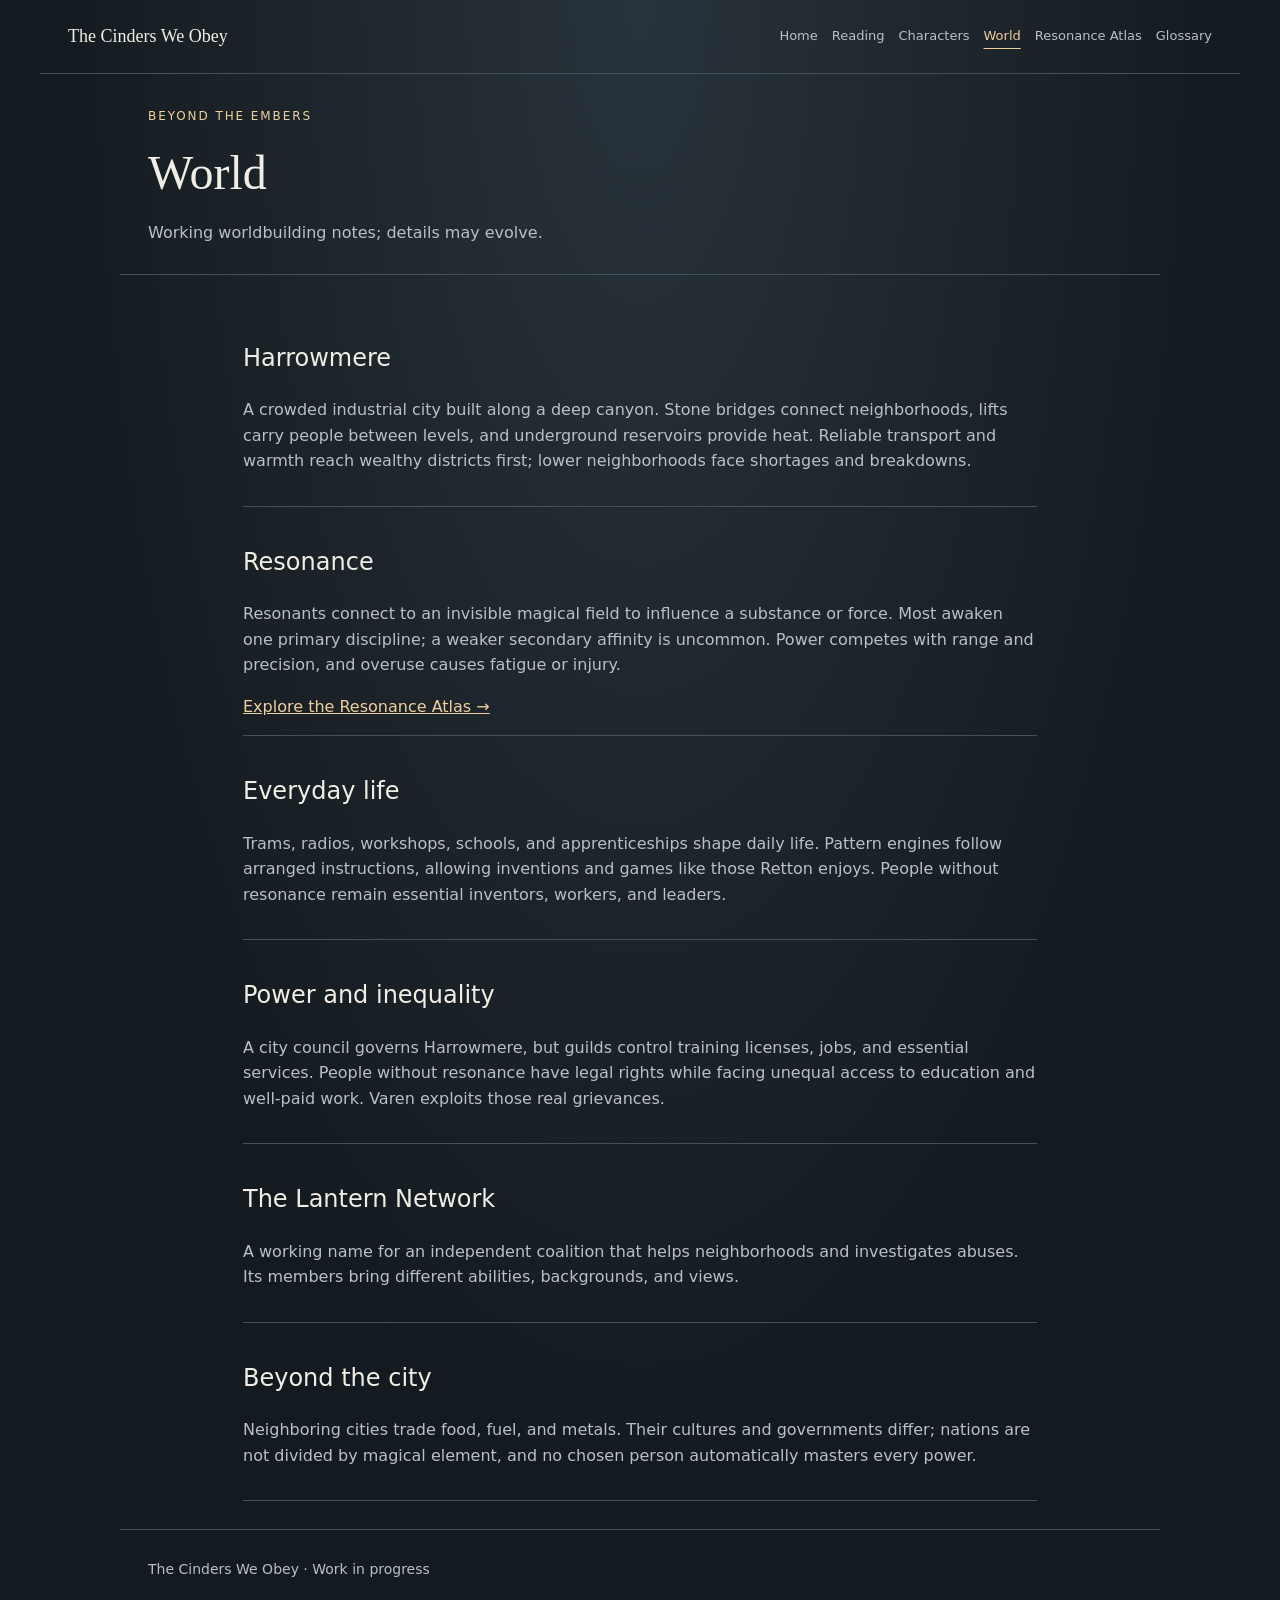
<file: world/index.html>
<!doctype html>
<html lang="en">
  <head>
    <meta charset="utf-8" />
    <meta name="viewport" content="width=device-width, initial-scale=1" />
    <title>World | The Cinders We Obey</title>
    <link rel="stylesheet" href="../style.css?v=4" />
    <link rel="stylesheet" href="../motion.css" />
    <script src="../site.js?v=4" defer></script>
  </head>
  <body>
    <a class="skip-link" href="#main-content">Skip to content</a>
    <nav aria-label="Main navigation">
      <a class="brand" href="../">The Cinders We Obey</a
      ><button
        class="menu-toggle"
        type="button"
        aria-expanded="false"
        aria-controls="site-links"
      >
        Menu
      </button>
      <div id="site-links">
        <a href="../">Home</a><a href="../reading/">Reading</a
        ><a href="../characters/">Characters</a
        ><a aria-current="page" href="../world/">World</a
        ><a href="../powers/">Resonance Atlas</a
        ><a href="../glossary/">Glossary</a>
      </div>
    </nav>
    <header>
      <span class="eyebrow">Beyond the embers</span>
      <h1>World</h1>
      <p>Working worldbuilding notes; details may evolve.</p>
    </header>
    <main id="main-content" class="reference-page">
      <section>
        <h2>Harrowmere</h2>
        <p>
          A crowded industrial city built along a deep canyon. Stone bridges
          connect neighborhoods, lifts carry people between levels, and
          underground reservoirs provide heat. Reliable transport and warmth
          reach wealthy districts first; lower neighborhoods face shortages and
          breakdowns.
        </p>
      </section>
      <section>
        <h2>Resonance</h2>
        <p>
          Resonants connect to an invisible magical field to influence a
          substance or force. Most awaken one primary discipline; a weaker
          secondary affinity is uncommon. Power competes with range and
          precision, and overuse causes fatigue or injury.
        </p>
        <a href="../powers/">Explore the Resonance Atlas →</a>
      </section>
      <section>
        <h2>Everyday life</h2>
        <p>
          Trams, radios, workshops, schools, and apprenticeships shape daily
          life. Pattern engines follow arranged instructions, allowing
          inventions and games like those Retton enjoys. People without
          resonance remain essential inventors, workers, and leaders.
        </p>
      </section>
      <section>
        <h2>Power and inequality</h2>
        <p>
          A city council governs Harrowmere, but guilds control training
          licenses, jobs, and essential services. People without resonance have
          legal rights while facing unequal access to education and well-paid
          work. Varen exploits those real grievances.
        </p>
      </section>
      <section>
        <h2>The Lantern Network</h2>
        <p>
          A working name for an independent coalition that helps neighborhoods
          and investigates abuses. Its members bring different abilities,
          backgrounds, and views.
        </p>
      </section>
      <section>
        <h2>Beyond the city</h2>
        <p>
          Neighboring cities trade food, fuel, and metals. Their cultures and
          governments differ; nations are not divided by magical element, and no
          chosen person automatically masters every power.
        </p>
      </section>
    </main>
    <footer class="site-footer">The Cinders We Obey · Work in progress</footer>
  </body>
</html>
</file>
<file: style.css>
/* Theme tokens: edit these to change the shared palette. */
:root {
  color-scheme: dark;
  --background: #141b20;
  --foreground: #f1eee5;
  --primary: #efd09c;
  --primary-foreground: #201a13;
  --border: #43515b;
  --muted-foreground: #b7c1c6;
  --viz-series-1: #e6b974;
  --viz-series-2: #81bfca;
  --font-size-base: 16px;
}
* {
  box-sizing: border-box;
}
body {
  margin: 0;
  background: radial-gradient(ellipse at top, #29333b, #141b20 65%);
  color: var(--foreground);
  font:
    16px/1.6 system-ui,
    sans-serif;
}
header,
main,
footer {
  max-width: 1040px;
  margin: auto;
  padding: 28px;
}
header {
  border-bottom: 1px solid var(--border);
}
header p {
  margin: 0;
  color: var(--muted-foreground);
}
h1 {
  font-family: Georgia, serif;
  font-size: clamp(30px, 5vw, 48px);
  font-weight: 400;
  margin: 8px 0;
}
h2 {
  font-size: 24px;
  font-weight: 500;
}
h3 {
  font-size: 18px;
  font-weight: 500;
}
strong {
  font-weight: 600;
}
.eyebrow {
  letter-spacing: 0.16em;
  text-transform: uppercase;
  font-size: 12px;
  color: var(--primary);
}
.viz-controls {
  display: flex;
  gap: 16px;
  flex-wrap: wrap;
}
.form-label {
  display: grid;
  gap: 7px;
  width: min(100%, 400px);
}
select {
  font: inherit;
  color: var(--foreground);
  background: #202b32;
  border: 1px solid var(--border);
  padding: 10px 12px;
  border-radius: 8px;
  width: 100%;
}
select:focus-visible {
  outline: 2px solid var(--primary);
  outline-offset: 3px;
}
.viz-row {
  display: flex;
  gap: 12px 24px;
  flex-wrap: wrap;
  margin-top: 20px;
}
.text-small {
  font-size: 12px;
  color: var(--muted-foreground);
}
svg text {
  font-size: 14px;
}
svg .text-small {
  font-size: 12px;
}
#res-detail {
  border-top: 1px solid var(--border);
  padding-top: 12px;
}
li {
  margin-bottom: 12px;
}
footer {
  color: var(--muted-foreground);
  font-size: 14px;
}
a {
  color: var(--primary);
}
.node-group {
  cursor: pointer;
}
.node-group:focus-visible rect {
  stroke: var(--primary);
  stroke-width: 3;
}
.key-out {
  color: var(--viz-series-1);
}
.key-in {
  color: var(--viz-series-2);
}
@media (max-width: 500px) {
  header,
  main,
  footer {
    padding: 18px;
  }
  svg text {
    font-size: 12px;
  }
  svg .text-small {
    font-size: 11px;
  }
}

/* Shared book-site navigation and character pages. */
nav {
  max-width: 1200px;
  margin: auto;
  padding: 22px 28px;
  display: flex;
  align-items: center;
  justify-content: space-between;
  gap: 24px;
  border-bottom: 1px solid var(--border);
}
nav a {
  text-decoration: none;
  color: var(--muted-foreground);
}
nav .brand {
  font-family: Georgia, serif;
  color: var(--foreground);
  font-size: 20px;
}
nav > div {
  display: flex;
  gap: 24px;
  flex-wrap: wrap;
}
nav a[aria-current="page"] {
  color: var(--primary);
  text-decoration: underline;
  text-underline-offset: 8px;
}
nav a:hover {
  color: var(--primary);
}
.home {
  min-height: 65vh;
  display: flex;
  flex-direction: column;
  align-items: center;
  justify-content: center;
  text-align: center;
}
.home h1 {
  font-size: clamp(40px, 7vw, 76px);
}
.title-rule {
  width: 100px;
  height: 1px;
  background: var(--primary);
  margin-top: 24px;
}
.character {
  display: grid;
  grid-template-columns: minmax(0, 340px) 1fr;
  align-items: center;
  gap: 48px;
  padding: 32px 0;
}
.character img {
  display: block;
  width: 100%;
  height: auto;
  border-radius: 3px;
}
.character h2 {
  font-family: Georgia, serif;
  font-size: 36px;
  font-weight: 400;
  margin: 12px 0;
}
.character p {
  max-width: 48ch;
  color: var(--muted-foreground);
}
@media (max-width: 650px) {
  nav {
    padding: 18px;
    flex-direction: column;
    align-items: flex-start;
    gap: 14px;
  }
  nav > div {
    gap: 18px;
  }
  .character {
    grid-template-columns: 1fr;
    gap: 20px;
  }
  .character img {
    max-width: 340px;
    margin: auto;
  }
  .home .eyebrow {
    display: none;
  }
}

.reading {
  min-height: 45vh;
}
.empty-state {
  color: var(--muted-foreground);
  max-width: 55ch;
}
.site-footer {
  border-top: 1px solid var(--border);
}
.skip-link {
  position: absolute;
  top: -100px;
  left: 16px;
  background: var(--background);
  color: var(--primary);
  padding: 12px;
  z-index: 5;
}
.skip-link:focus {
  top: 12px;
}
a:focus-visible {
  outline: 2px solid var(--primary);
  outline-offset: 5px;
}
nav > div {
  justify-content: flex-end;
}
@media (max-width: 650px) {
  nav > div {
    justify-content: flex-start;
  }
}

.menu-toggle {
  display: none;
  font: inherit;
  background: transparent;
  color: var(--foreground);
  border: 1px solid var(--border);
  border-radius: 5px;
  padding: 8px 12px;
}
.reference-page {
  max-width: 850px;
}
.reference-page section {
  padding: 16px 0;
  border-bottom: 1px solid var(--border);
}
.reference-page p,
.glossary dd {
  color: var(--muted-foreground);
}
.glossary-label {
  display: block;
  margin-bottom: 8px;
}
#term-search {
  font: inherit;
  width: 100%;
  padding: 12px;
  background: #202b32;
  color: var(--foreground);
  border: 1px solid var(--border);
  border-radius: 6px;
}
.glossary > div {
  padding: 18px 0;
  border-bottom: 1px solid var(--border);
}
.glossary dt {
  color: var(--primary);
  font-weight: 600;
}
.glossary dd {
  margin: 6px 0 0;
}
[hidden] {
  display: none !important;
}
button:focus-visible,
input:focus-visible {
  outline: 2px solid var(--primary);
  outline-offset: 4px;
}
@media (max-width: 900px) {
  nav {
    flex-wrap: wrap;
  }
  nav > div {
    width: 100%;
    justify-content: flex-start;
  }
}
@media (max-width: 650px) {
  nav {
    flex-direction: row;
    align-items: center;
  }
  .menu-toggle {
    display: block;
  }
  nav > div {
    display: none;
  }
  nav > div.open {
    display: flex;
    flex-direction: column;
    gap: 14px;
    padding-top: 8px;
  }
}

/* Contents-first navigation. */
nav {
  max-width: 1200px;
  flex-wrap: nowrap;
  gap: 18px;
}
nav .brand {
  font-size: 18px;
  white-space: nowrap;
}
nav > div {
  width: auto;
  display: flex;
  flex-wrap: nowrap;
  justify-content: flex-end;
  gap: 14px;
}
nav > div a {
  font-size: 13px;
  white-space: nowrap;
}
.home-masthead {
  max-width: 1040px;
  padding: 24px 28px;
  border-bottom: 1px solid var(--border);
}
.home-masthead .brand {
  font-family: Georgia, serif;
  font-size: 20px;
  color: var(--foreground);
  text-decoration: none;
}
.contents-page {
  max-width: 850px;
  padding-top: 54px;
  min-height: 65vh;
}
.contents-page h1 {
  margin-bottom: 30px;
}
.contents-list {
  padding: 0;
  list-style: none;
  counter-reset: contents;
}
.contents-list li {
  counter-increment: contents;
  border-bottom: 1px solid var(--border);
}
.contents-list a {
  display: grid;
  grid-template-columns: 30px 1fr 24px;
  gap: 5px 18px;
  padding: 20px 0;
  text-decoration: none;
  align-items: center;
}
.contents-list a:before {
  content: counter(contents, decimal-leading-zero);
  grid-row: 1/3;
  color: var(--muted-foreground);
  font-size: 13px;
}
.contents-name {
  font-family: Georgia, serif;
  font-size: 24px;
  color: var(--foreground);
}
.contents-description {
  grid-column: 2;
  color: var(--muted-foreground);
  font-size: 14px;
}
.contents-arrow {
  grid-column: 3;
  grid-row: 1/3;
  color: var(--primary);
}
.contents-list a:hover .contents-name {
  color: var(--primary);
}
@media (max-width: 760px) {
  nav {
    flex-wrap: wrap;
    flex-direction: row;
    align-items: center;
  }
  .menu-toggle {
    display: block;
  }
  nav > div {
    display: none;
    width: 100%;
  }
  nav > div.open {
    display: flex;
    flex-direction: column;
    align-items: flex-start;
    gap: 14px;
    padding-top: 8px;
  }
  nav > div a {
    font-size: 14px;
  }
  .contents-page {
    padding-top: 34px;
  }
  .home-masthead {
    padding: 20px 18px;
  }
}

.character-picker {
  display: grid;
  gap: 8px;
  max-width: 360px;
  margin-bottom: 12px;
}
.characters {
  min-height: 60vh;
}

.expanded-profile {
  align-items: start;
}
.expanded-profile img {
  position: sticky;
  top: 24px;
}
.profile-facts {
  margin: 24px 0 0;
}
.profile-facts > div {
  margin-bottom: 18px;
}
.profile-facts dt {
  color: var(--primary);
  font-weight: 600;
}
.profile-facts dd {
  margin: 4px 0 0;
  color: var(--muted-foreground);
}
.profile-note {
  font-size: 14px;
  color: var(--muted-foreground);
  max-width: 65ch;
}
.portrait-pending {
  aspect-ratio: 2/3;
  display: flex;
  flex-direction: column;
  justify-content: center;
  align-items: center;
  background: linear-gradient(150deg, #29353b, #161d22);
  text-align: center;
}
.portrait-pending p {
  color: var(--muted-foreground);
}
@media (max-width: 650px) {
  .expanded-profile img {
    position: static;
  }
}

.character-picker {
  max-width: 460px;
}
.characters .expanded-profile + .expanded-profile {
  margin-top: 30px;
}

/* Resonance Atlas: chart nodes, arrows, and matchup details. */

#resonance-wheel svg {
  display: block;
  width: 100%;
  overflow: visible;
}
#resonance-wheel .node {
  fill: var(--background);
  stroke: var(--border);
}
#resonance-wheel .active {
  fill: var(--primary);
  stroke: var(--primary);
}
#resonance-wheel text {
  fill: var(--foreground);
  font-weight: 400;
}
#resonance-wheel .active-label {
  fill: var(--primary-foreground);
}
#resonance-wheel .edge {
  fill: none;
  stroke: var(--viz-series-1);
  stroke-width: 2;
}
#resonance-wheel .incoming {
  stroke: var(--viz-series-2);
}
#resonance-wheel .branch {
  stroke: var(--muted-foreground);
  stroke-dasharray: 5 4;
}
#resonance-wheel .notes {
  display: grid;
  grid-template-columns: 1fr 1fr;
  gap: 16px;
}
@media (max-width: 500px) {
  #resonance-wheel .notes {
    grid-template-columns: 1fr;
  }
}
</file>
<file: motion.css>
/* Selected transitions.dev recipes. Keep motion separate from layout styles. */

/* 05-menu-dropdown.md */
:root {
  --dropdown-open-dur: 250ms;
  --dropdown-close-dur: 150ms;
  --dropdown-pre-scale: 0.97;
  --dropdown-closing-scale: 0.99;
  --dropdown-ease: cubic-bezier(0.22, 1, 0.36, 1);
}

.t-dropdown {
  transform-origin: top left;
  transform: scale(var(--dropdown-pre-scale));
  opacity: 0;
  pointer-events: none;
  transition:
    transform var(--dropdown-open-dur) var(--dropdown-ease),
    opacity var(--dropdown-open-dur) var(--dropdown-ease);
  will-change: transform, opacity;
}
.t-dropdown[data-origin="top-right"] {
  transform-origin: top right;
}
.t-dropdown[data-origin="top-center"] {
  transform-origin: top center;
}
.t-dropdown[data-origin="bottom-left"] {
  transform-origin: bottom left;
}
.t-dropdown[data-origin="bottom-center"] {
  transform-origin: bottom center;
}
.t-dropdown[data-origin="bottom-right"] {
  transform-origin: bottom right;
}

.t-dropdown.is-open {
  transform: scale(1);
  opacity: 1;
  pointer-events: auto;
}
.t-dropdown.is-closing {
  transform: scale(var(--dropdown-closing-scale));
  opacity: 0;
  pointer-events: none;
  transition:
    transform var(--dropdown-close-dur) var(--dropdown-ease),
    opacity var(--dropdown-close-dur) var(--dropdown-ease);
}

@media (prefers-reduced-motion: reduce) {
  .t-dropdown {
    transition: none !important;
  }
}

/* 07-panel-reveal.md */
:root {
  --panel-open-dur: 400ms;
  --panel-close-dur: 350ms;
  --panel-translate-y: 100px;
  --panel-blur: 2px;
  --panel-ease: cubic-bezier(0.22, 1, 0.36, 1);
}

.t-panel-slide {
  transform: translateY(var(--panel-translate-y));
  opacity: 0;
  filter: blur(var(--panel-blur));
  pointer-events: none;
  transition:
    transform var(--panel-close-dur) var(--panel-ease),
    opacity var(--panel-close-dur) var(--panel-ease),
    filter var(--panel-close-dur) var(--panel-ease);
  will-change: transform, opacity, filter;
}
.t-panel-slide[data-open="true"] {
  transform: translateY(0);
  opacity: 1;
  filter: blur(0);
  pointer-events: auto;
  transition:
    transform var(--panel-open-dur) var(--panel-ease),
    opacity var(--panel-open-dur) var(--panel-ease),
    filter var(--panel-open-dur) var(--panel-ease);
}

@media (prefers-reduced-motion: reduce) {
  .t-panel-slide {
    transition: none !important;
  }
}

/* 24-learn-more-hover.md */
:root {
  --learn-shift: 2px;
  --learn-spread: 8deg;
  --learn-in: 350ms;
  --learn-out: 350ms;
  --learn-ease: cubic-bezier(0.22, 1, 0.36, 1);
}

.t-learn-chevron {
  display: inline-flex;
  transform: translateX(0);
  transition: transform var(--learn-out) var(--learn-ease);
}
.t-learn-arm {
  transform-box: view-box;
  transform-origin: 10px 8px;
  vector-effect: non-scaling-stroke;
  transition: transform var(--learn-out) var(--learn-ease);
}
.t-learn:hover .t-learn-chevron {
  transform: translateX(var(--learn-shift));
  transition-duration: var(--learn-in);
}
.t-learn:hover .t-learn-arm {
  transition-duration: var(--learn-in);
}
.t-learn:hover .t-learn-arm-top {
  transform: rotate(var(--learn-spread));
}
.t-learn:hover .t-learn-arm-bot {
  transform: rotate(calc(var(--learn-spread) * -1));
}

@media (prefers-reduced-motion: reduce) {
  .t-learn-chevron,
  .t-learn-arm {
    transition: none !important;
  }
}

/* 34-text-swap-soft.md */
:root {
  --text-soft-dur: 200ms;
  --text-soft-blur: 2px;
  --text-soft-ease: ease-in-out;
  --text-soft-resize-dur: 240ms;
  --text-soft-resize-ease: cubic-bezier(0.22, 1, 0.36, 1);
}

/* Both texts share one grid cell, so they cross-blur in place; the
   cell's width eases between them. */
.t-text-soft {
  display: inline-grid;
  justify-items: var(--text-soft-align, start);
  transition: width var(--text-soft-resize-dur) var(--text-soft-resize-ease);
}
.t-text-soft > span {
  grid-area: 1 / 1;
  white-space: pre;
  transition:
    filter var(--text-soft-dur) var(--text-soft-ease),
    opacity var(--text-soft-dur) var(--text-soft-ease);
}
.t-text-soft-new {
  opacity: 0;
  filter: blur(var(--text-soft-blur));
}
.t-text-soft.is-swapping .t-text-soft-old {
  opacity: 0;
  filter: blur(var(--text-soft-blur));
}
.t-text-soft.is-swapping .t-text-soft-new {
  opacity: 1;
  filter: blur(0);
}

@media (prefers-reduced-motion: reduce) {
  .t-text-soft,
  .t-text-soft > span {
    transition: none !important;
  }
}

/* Site fit: short panel travel and token-based timing. */
:root {
  --duration-quick: 150ms;
  --duration-fast: 250ms;
  --duration-medium: 350ms;
  --duration-slow: 400ms;
  --ease-smooth-out: cubic-bezier(0.22, 1, 0.36, 1);
  --panel-translate-y: 8px;
  --panel-open-dur: var(--duration-slow);
  --panel-close-dur: var(--duration-medium);
  --dropdown-open-dur: var(--duration-fast);
  --dropdown-close-dur: var(--duration-quick);
}
/* The full-width mobile menu stays in normal document flow. */
@media (max-width: 760px) {
  nav > #site-links.is-closing {
    display: flex;
    flex-direction: column;
  }
}
@media (min-width: 761px) {
  #site-links.t-dropdown {
    opacity: 1;
    transform: none;
    pointer-events: auto;
    transition: none;
    will-change: auto;
  }
}
.contents-arrow svg {
  width: 18px;
  height: 18px;
  fill: none;
  stroke: currentColor;
  stroke-width: 1.5;
}
/* No residual scale or hover travel when reduced motion is requested. */
@media (prefers-reduced-motion: reduce) {
  .t-learn:hover .t-learn-chevron,
  .t-learn:hover .t-learn-arm {
    transform: none;
  }
  .t-dropdown {
    transform: none;
  }
}
</file>
